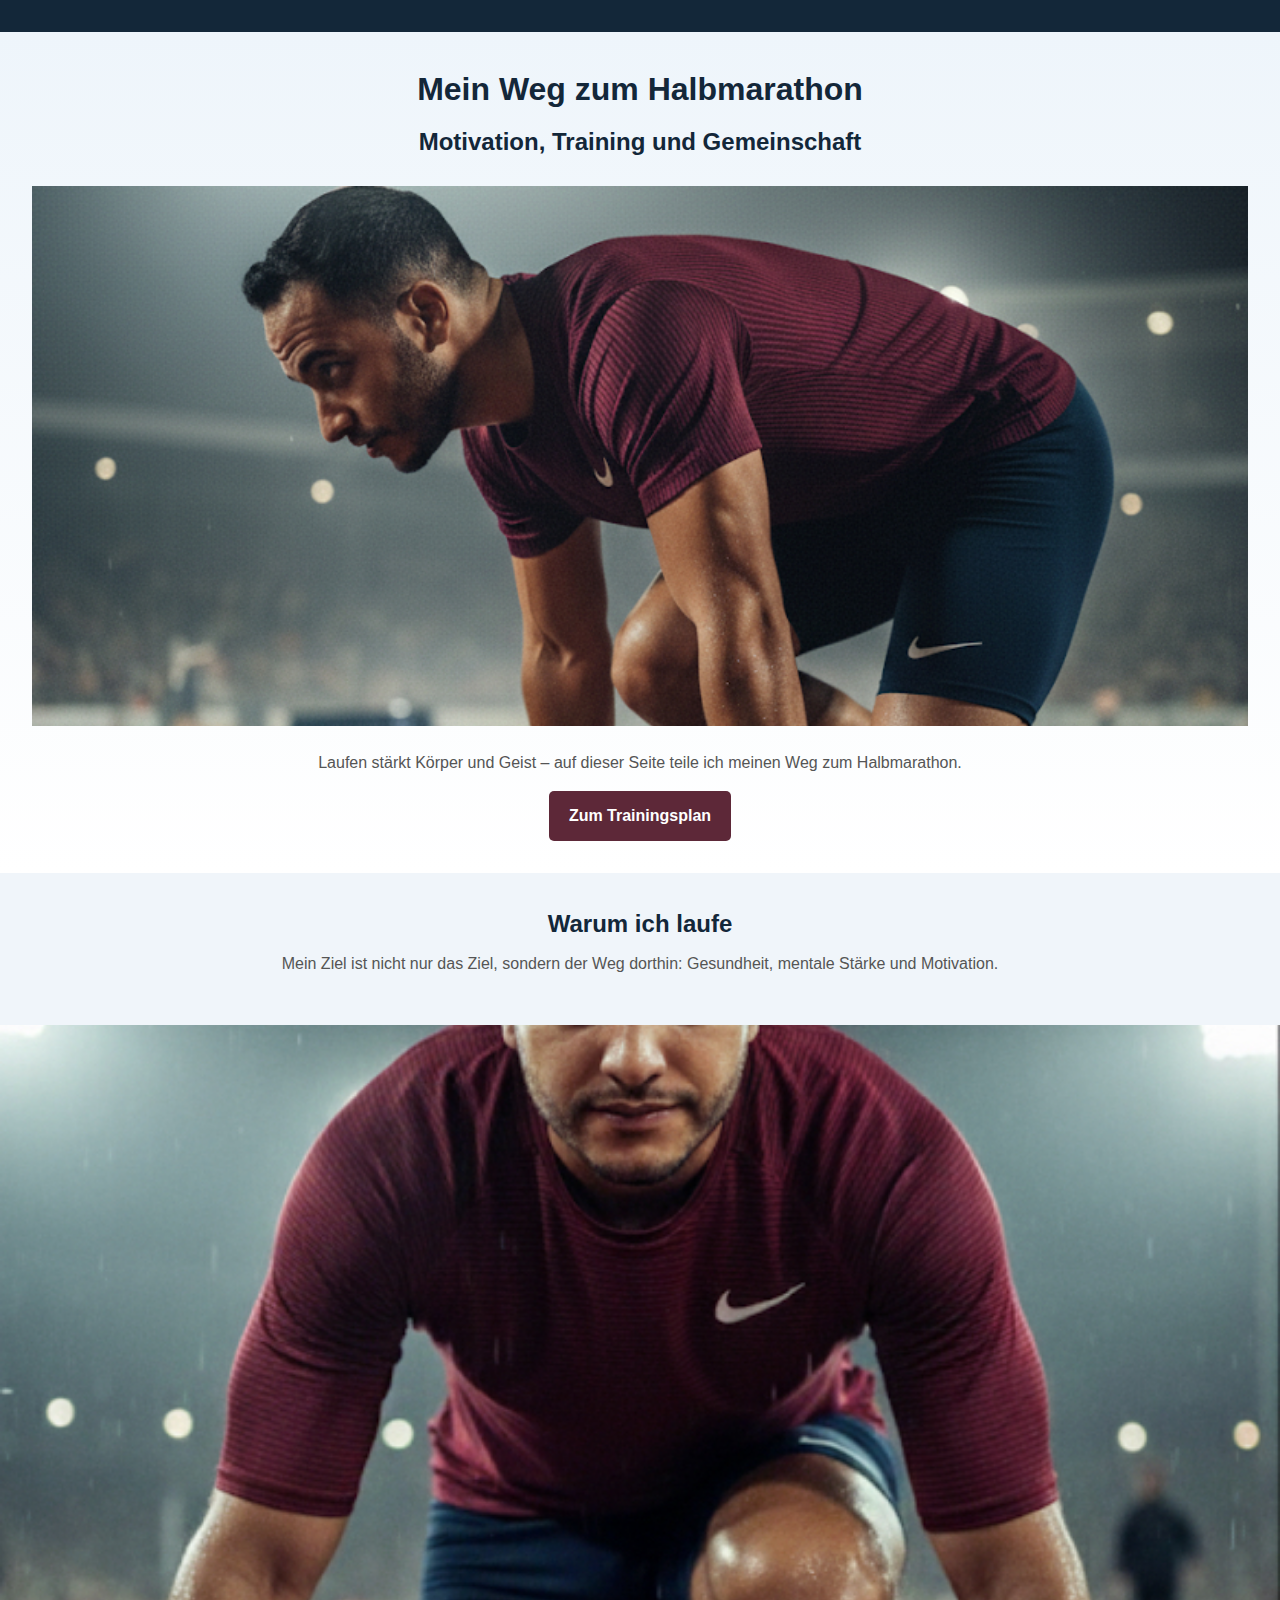
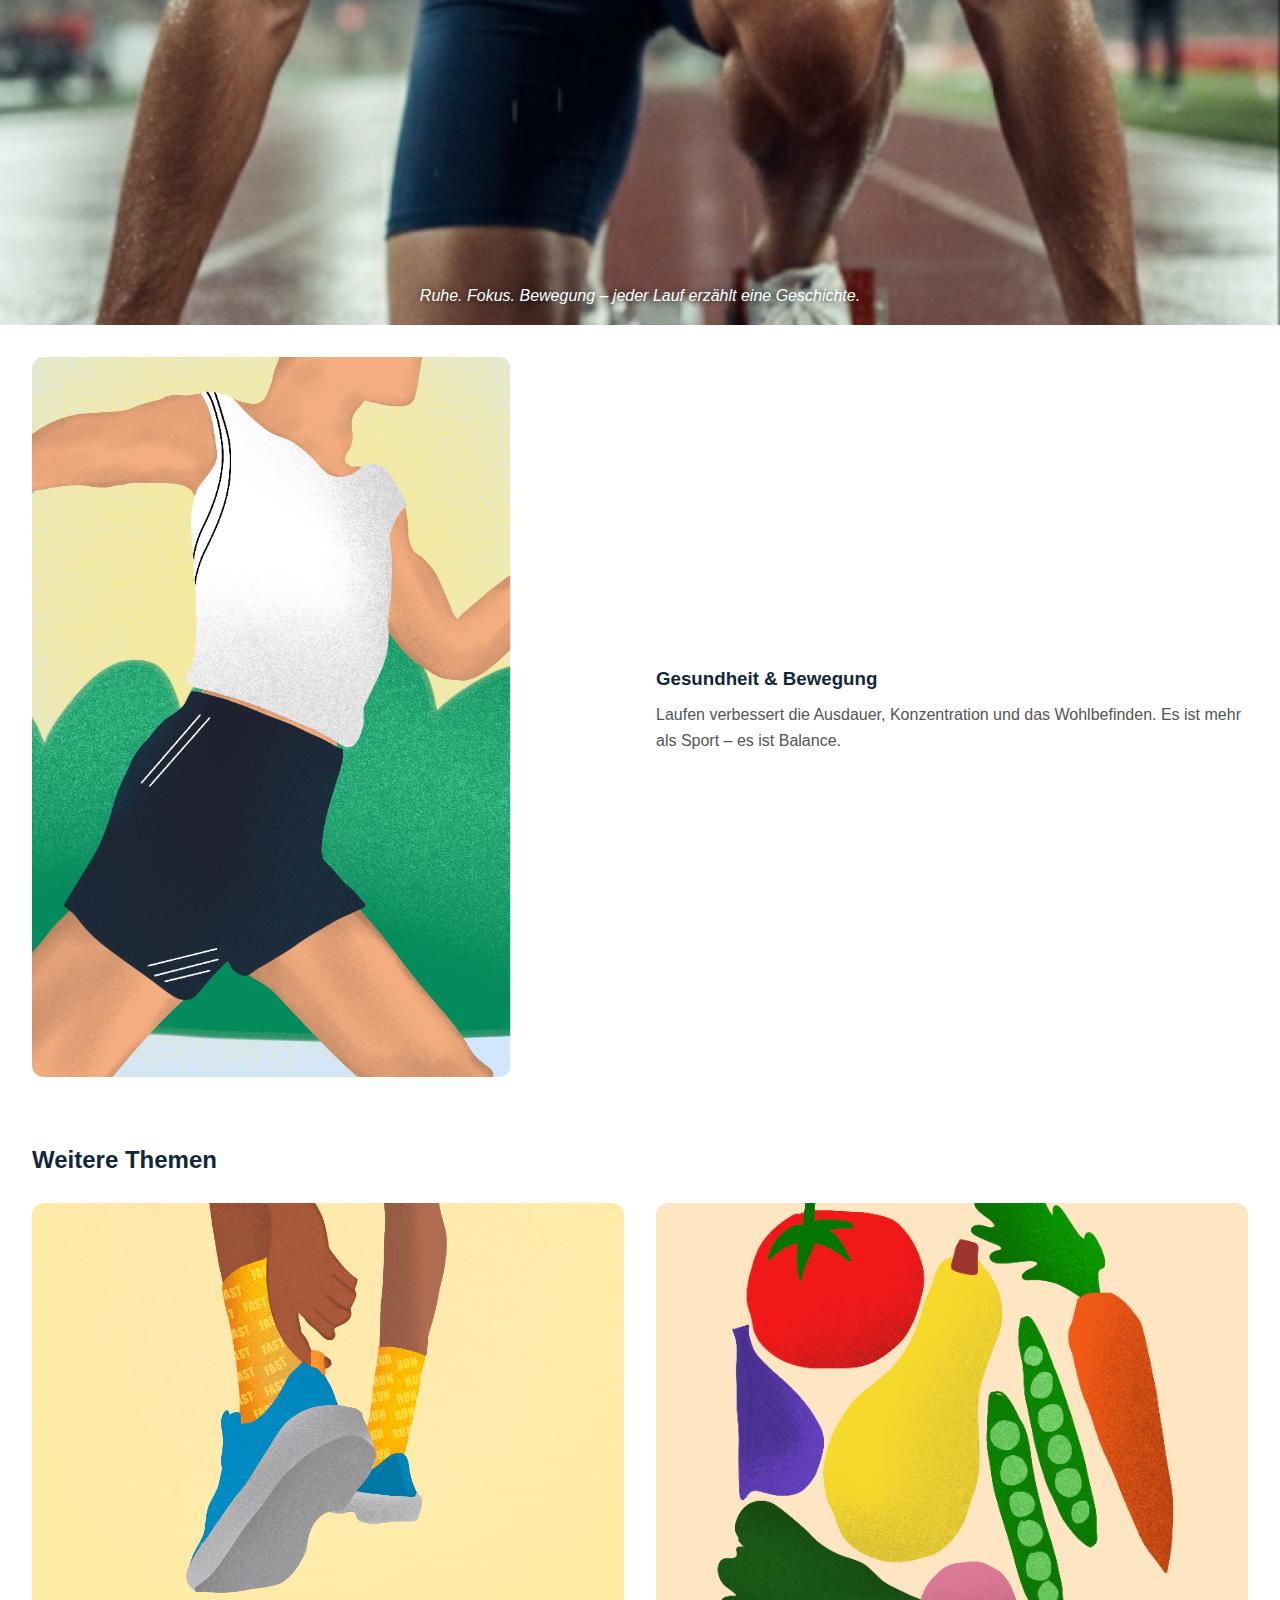
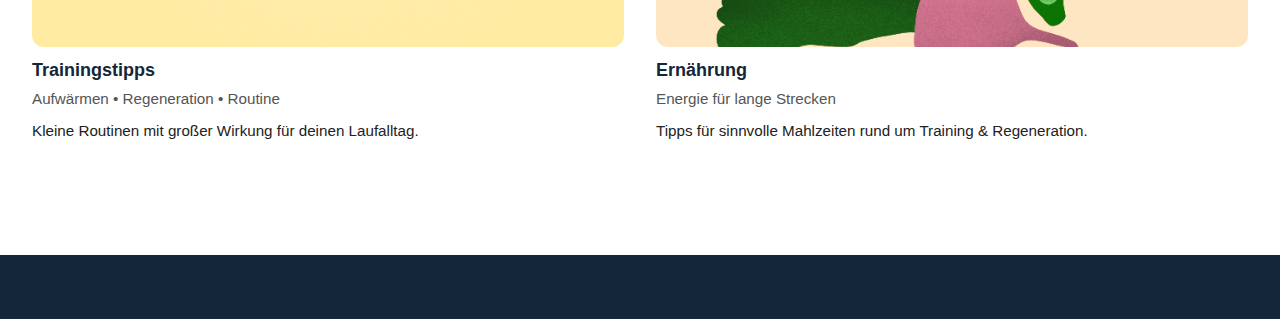
<file: index.html>
<!DOCTYPE html>
<html lang="en">
<head>
    <meta charset="UTF-8">
    <meta name="viewport" content="width=device-width, initial-scale=1.0">
    <script src="https://code.jquery.com/jquery-3.7.1.js" integrity="sha256-eKhayi8LEQwp4NKxN+CfCh+3qOVUtJn3QNZ0TciWLP4=" crossorigin="anonymous"></script>
    <title>Meine Webseite</title>
<script src="js/loader.js" defer></script>
    <link rel="stylesheet" href="css/style.css">
</head>
<body>
<header>
</header>
<main>
  <!-- Hero -->
  <section class="hero">
    <h1>Mein Weg zum Halbmarathon</h1>
    <h2>Motivation, Training und Gemeinschaft</h2>
    <img src="img/hero.jpeg" alt="Läufer auf einem Sportplatz im Regen" />
    <p>Laufen stärkt Körper und Geist – auf dieser Seite teile ich meinen Weg zum Halbmarathon.</p>
    <a href="training.html" class="cta">Zum Trainingsplan</a>
  </section>
    <section class="intro">
    <h2>Warum ich laufe</h2>
    <p>Mein Ziel ist nicht nur das Ziel, sondern der Weg dorthin: Gesundheit, mentale Stärke und Motivation.</p>
  </section>
  <!-- Visual Image Section -->
 <section class="visual-break" aria-label="Stimmungsbild Läufer">
  <figcaption>Ruhe. Fokus. Bewegung – jeder Lauf erzählt eine Geschichte.</figcaption>
</section>
    <section class="content-two-col">
    <article>
      <img src="img/balance2.png" alt="Läufer bindet seine Schuhe" />
    </article>
    <article>
      <h3>Gesundheit & Bewegung</h3>
      <p>Laufen verbessert die Ausdauer, Konzentration und das Wohlbefinden. Es ist mehr als Sport – es ist Balance.</p>
    </article>
  </section>
<section class="card-section">
  <h2>Weitere Themen</h2>

  <div class="card-grid">
    <article class="card">
      <div class="card__media">
        <img src="img/runner.png" alt="Laufschuhe und Trinkflasche">
      </div>
      <div class="card__content">
        <h3 class="card__title">Trainingstipps</h3>
        <p class="card__subline">Aufwärmen • Regeneration • Routine</p>
        <p class="card__body">Kleine Routinen mit großer Wirkung für deinen Laufalltag.</p>
      </div>
    </article>

    <article class="card">
      <div class="card__media">
        <img src="img/nutrition.png" alt="Gesunde Mahlzeit nach dem Lauf">
      </div>
      <div class="card__content">
        <h3 class="card__title">Ernährung</h3>
        <p class="card__subline">Energie für lange Strecken</p>
        <p class="card__body">Tipps für sinnvolle Mahlzeiten rund um Training & Regeneration.</p>
      </div>
    </article>
  </div>
</section>

</main>
    <footer>
    </footer>
  </body>
</html>
</file>
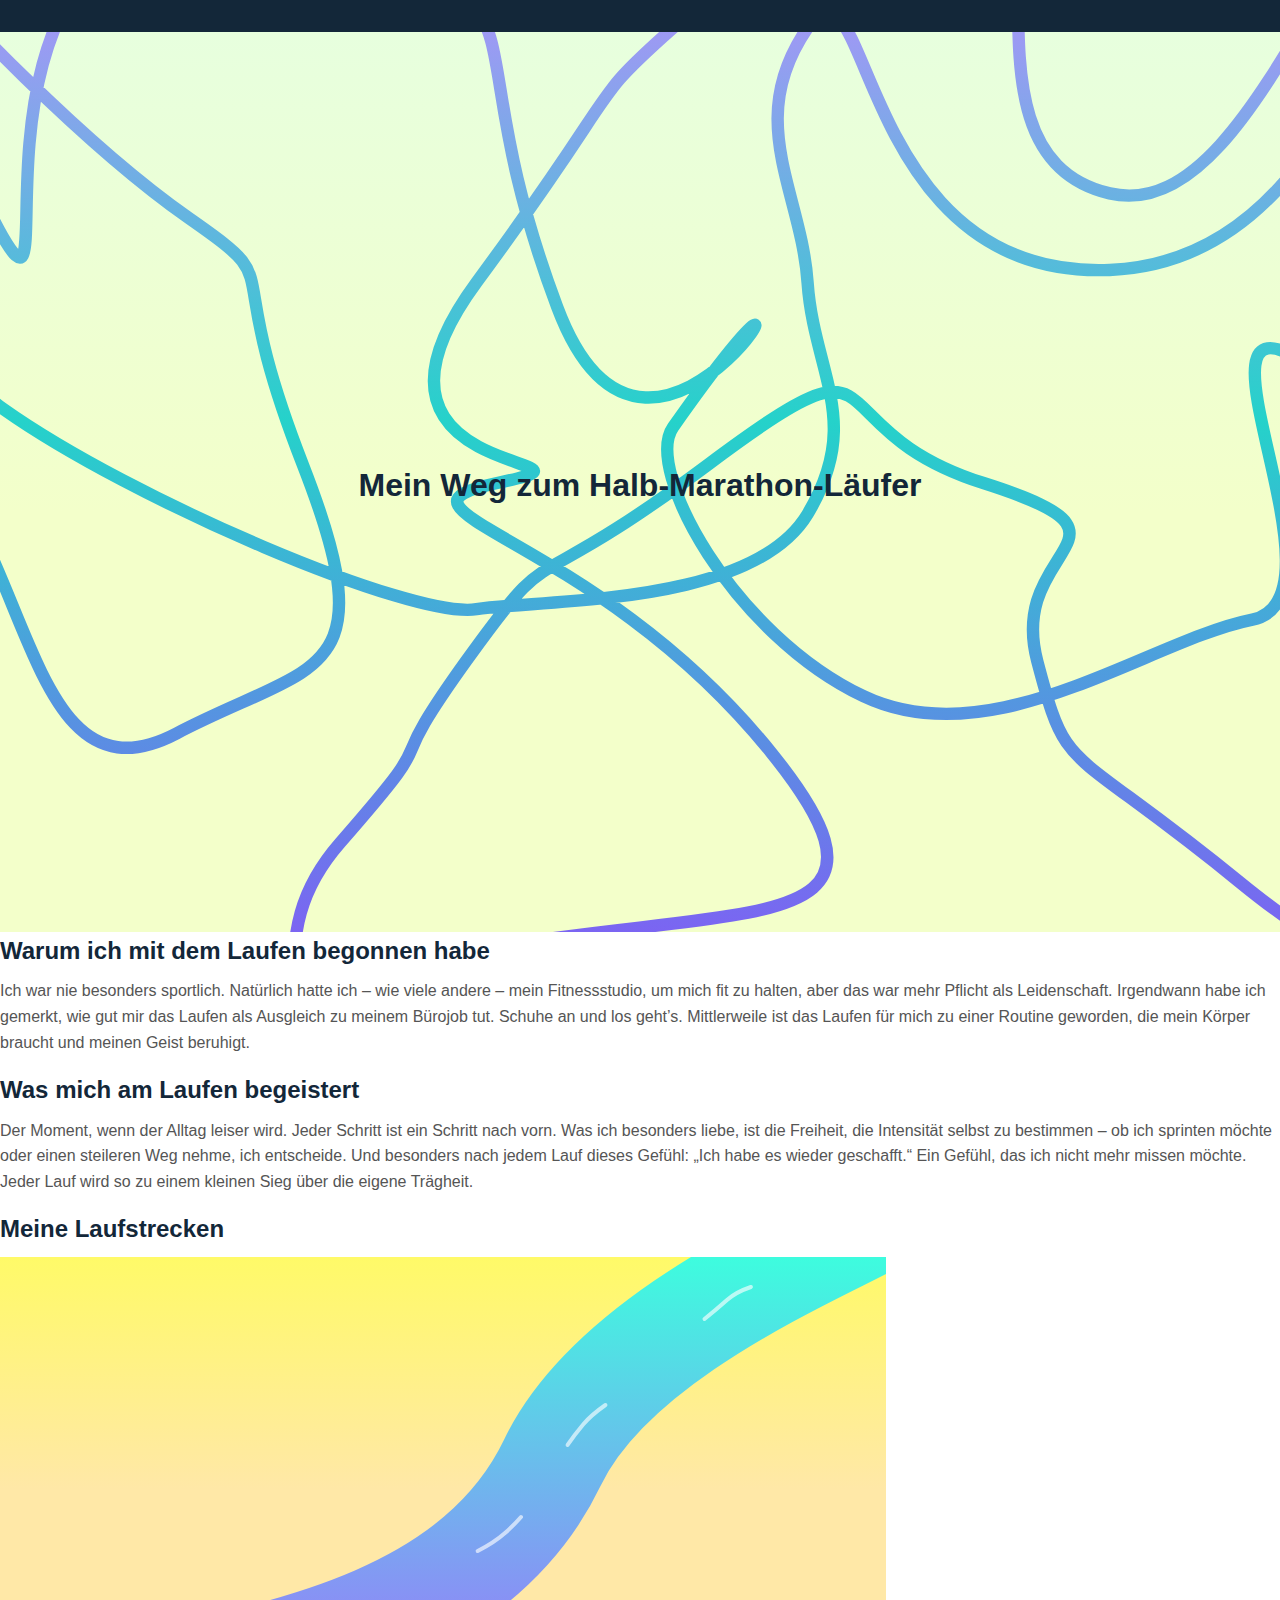
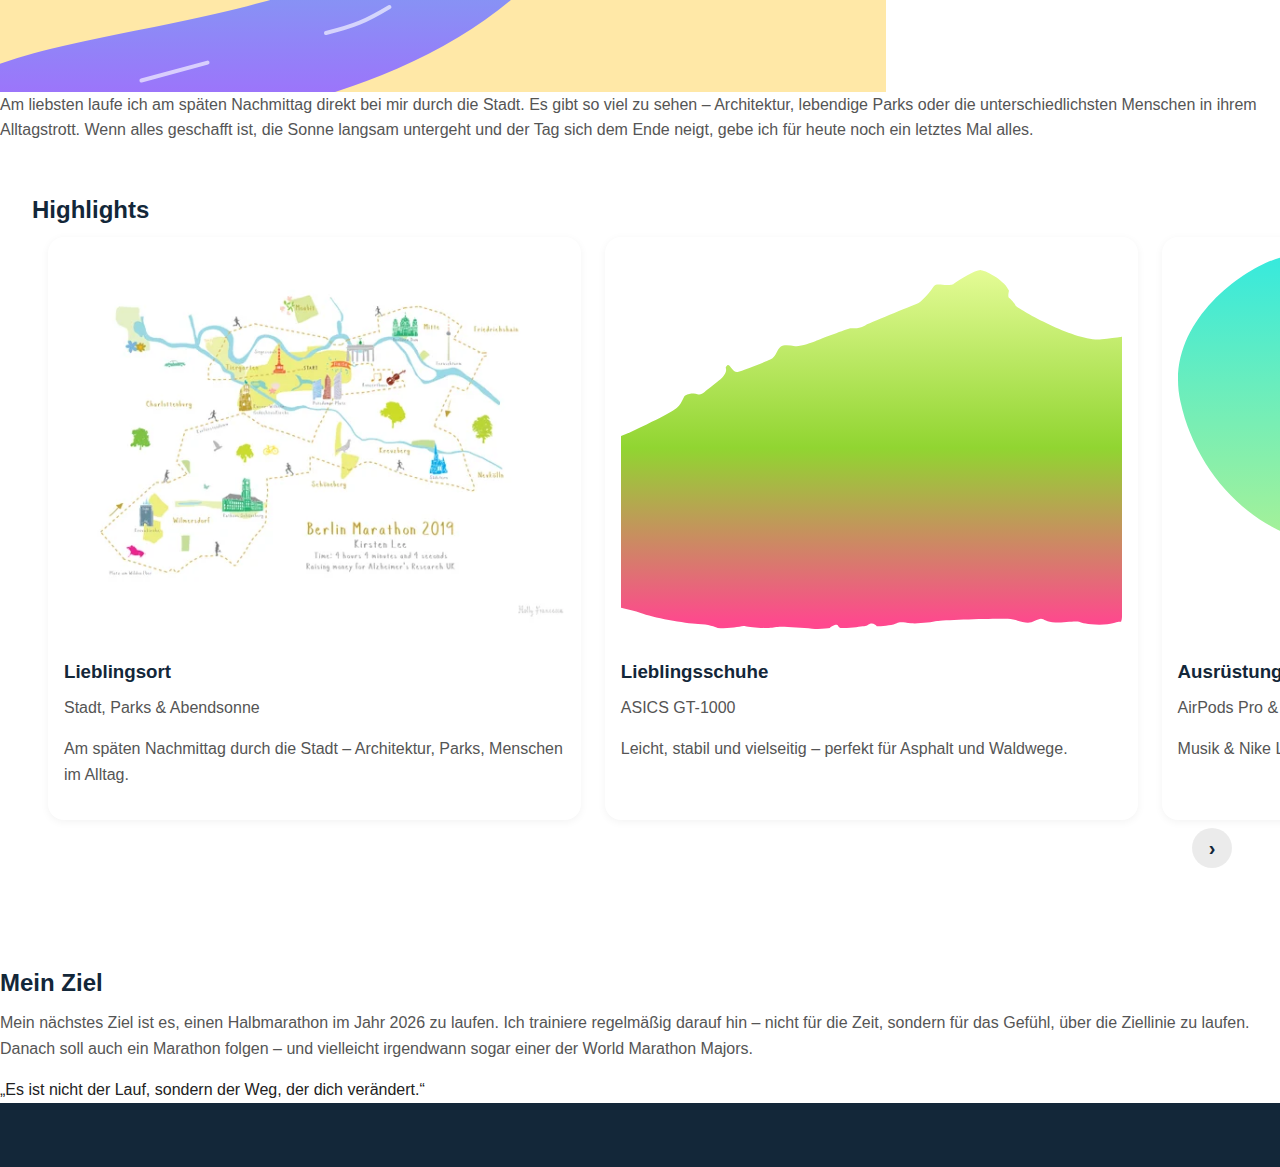
<file: about.html>
<!DOCTYPE html>
<html lang="de">
  <head>
    <meta charset="UTF-8" />
    <meta name="viewport" content="width=device-width, initial-scale=1.0" />
        <script src="https://code.jquery.com/jquery-3.7.1.js" integrity="sha256-eKhayi8LEQwp4NKxN+CfCh+3qOVUtJn3QNZ0TciWLP4=" crossorigin="anonymous"></script>

    <title>Mein Weg zum Halbmarathon</title>
    <link rel="stylesheet" href="css/style.css" />
    <link rel="stylesheet" href="css/cards-slider.css">

    <script src="js/loader.js" defer></script>
  </head>

  <body>

    <header>
    </header>
<main>
  <!-- Hero -->
  <section class="about-hero">
    <h1>Mein Weg zum Halb-Marathon-Läufer</h1>  
  </section>

  <!-- Hauptinhalt -->
<section class="motivation">
  <h2>Warum ich mit dem Laufen begonnen habe</h2>
  <p>Ich war nie besonders sportlich. Natürlich hatte ich – wie viele andere – mein Fitnessstudio, um mich fit zu halten, aber das war mehr Pflicht als Leidenschaft. Irgendwann habe ich gemerkt, wie gut mir das Laufen als Ausgleich zu meinem Bürojob tut. 
  Schuhe an und los geht’s. Mittlerweile ist das Laufen für mich zu einer Routine geworden, die mein Körper braucht und meinen Geist beruhigt.</p>
</section>

<section class="begeisterung">
  <h2>Was mich am Laufen begeistert</h2>
  <p>Der Moment, wenn der Alltag leiser wird. Jeder Schritt ist ein Schritt nach vorn. Was ich besonders liebe, ist die Freiheit, die Intensität selbst zu bestimmen – ob ich sprinten möchte oder einen steileren Weg nehme, ich entscheide. 
  Und besonders nach jedem Lauf dieses Gefühl: „Ich habe es wieder geschafft.“ Ein Gefühl, das ich nicht mehr missen möchte. Jeder Lauf wird so zu einem kleinen Sieg über die eigene Trägheit.</p>
</section>

<section class="favorite-spot">
  <h2>Meine Laufstrecken</h2>
  <img src="img/strecke.svg" alt="Laufstrecke durch die Berliner Innenstadt" />
  <p>Am liebsten laufe ich am späten Nachmittag direkt bei mir durch die Stadt.
  Es gibt so viel zu sehen – Architektur, lebendige Parks oder die unterschiedlichsten Menschen in ihrem Alltagstrott.
  Wenn alles geschafft ist, die Sonne langsam untergeht und der Tag sich dem Ende neigt, gebe ich für heute noch ein letztes Mal alles.</p>
</section>

<section class="slider-section">
  <h2>Highlights</h2>

  <div class="slider slider--radio">
    <!-- State -->
    <input type="radio" name="slide" id="r1" checked hidden>
    <input type="radio" name="slide" id="r2" hidden>
    <input type="radio" name="slide" id="r3" hidden>

    <!-- Viewport/Bahn -->
    <div class="slider__viewport">
      <article class="slider-card">
        <div class="slider-card__media">
          <img src="img/karte.jpg.webp" alt="Laufstrecke durch die Berliner Innenstadt">
        </div>
        <div class="slider-card__content">
          <h3 class="slider-card__title">Lieblingsort</h3>
          <p class="slider-card__subline">Stadt, Parks & Abendsonne</p>
          <p class="slider-card__body">Am späten Nachmittag durch die Stadt – Architektur, Parks, Menschen im Alltag.</p>
        </div>
      </article>

      <article class="slider-card">
        <div class="slider-card__media">
          <img src="img/shoe.svg" alt="Meine Lieblingslaufschuhe">
        </div>
        <div class="slider-card__content">
          <h3 class="slider-card__title">Lieblingsschuhe</h3>
          <p class="slider-card__subline">ASICS GT-1000</p>
          <p class="slider-card__body">Leicht, stabil und vielseitig – perfekt für Asphalt und Waldwege.</p>
        </div>
      </article>

      <article class="slider-card">
        <div class="slider-card__media">
          <img src="img/airpods.svg" alt="Kopfhörer fürs Laufen">
        </div>
        <div class="slider-card__content">
          <h3 class="slider-card__title">Ausrüstung</h3>
          <p class="slider-card__subline">AirPods Pro & Armband</p>
          <p class="slider-card__body">Musik & Nike Lean Armband – frei und konzentriert laufen.</p>
        </div>
      </article>
    </div>

    <!-- EIN Pfeil-UI unten rechts, dynamisch per :checked -->
    <div class="slider-nav">
      <div class="nav nav--1">
        <label class="next" for="r2" aria-label="Nächste Karte">›</label>
      </div>
      <div class="nav nav--2">
        <label class="prev" for="r1" aria-label="Vorherige Karte">‹</label>
        <label class="next" for="r3" aria-label="Nächste Karte">›</label>
      </div>
      <div class="nav nav--3">
        <label class="prev" for="r2" aria-label="Vorherige Karte">‹</label>
      </div>
    </div>
  </div>
</section>




<section class="goals">
  <h2>Mein Ziel</h2>
  <p>Mein nächstes Ziel ist es, einen Halbmarathon im Jahr 2026 zu laufen. Ich trainiere regelmäßig darauf hin – nicht für die Zeit, 
  sondern für das Gefühl, über die Ziellinie zu laufen. Danach soll auch ein Marathon folgen – 
  und vielleicht irgendwann sogar einer der World Marathon Majors.</p>
</section>

  <section class="motto">
    <blockquote>„Es ist nicht der Lauf, sondern der Weg, der dich verändert.“</blockquote>
  </section>

</main>
    <footer>
    </footer>
  </body>
</html>
</file>
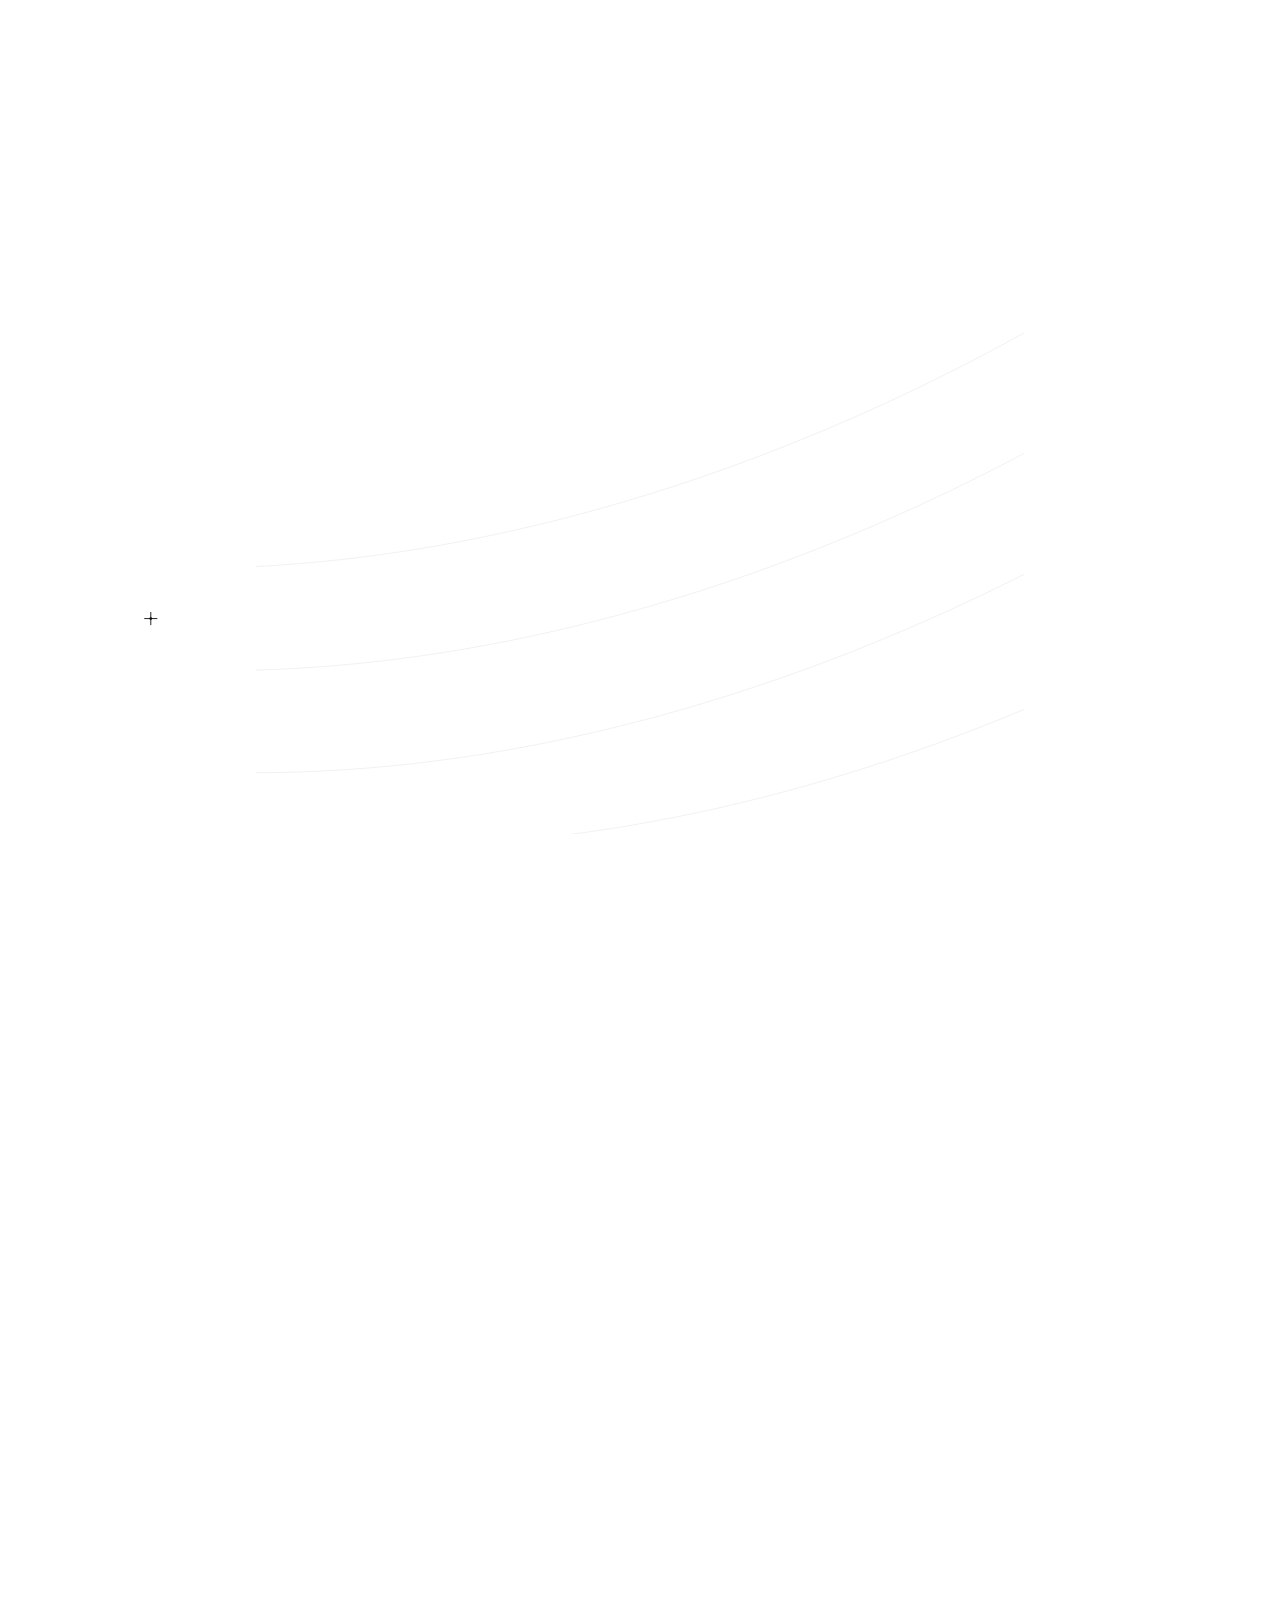
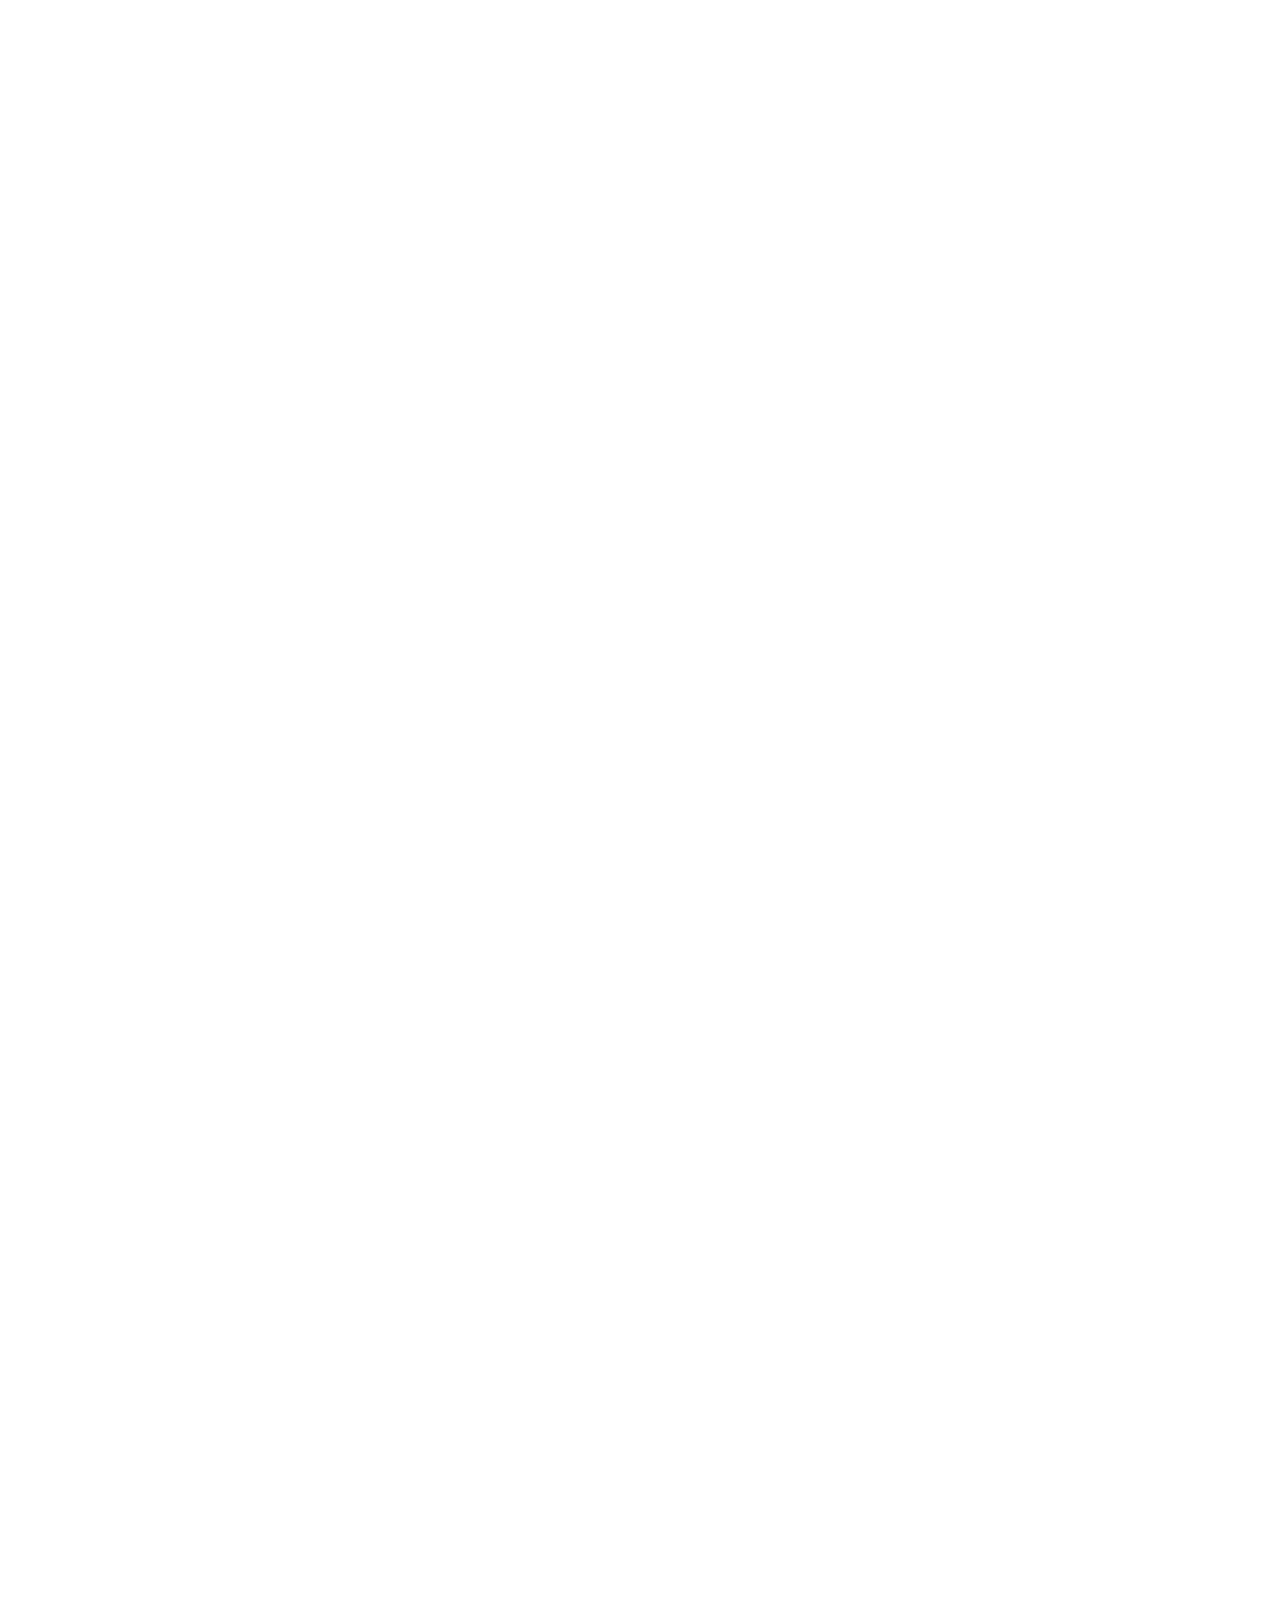
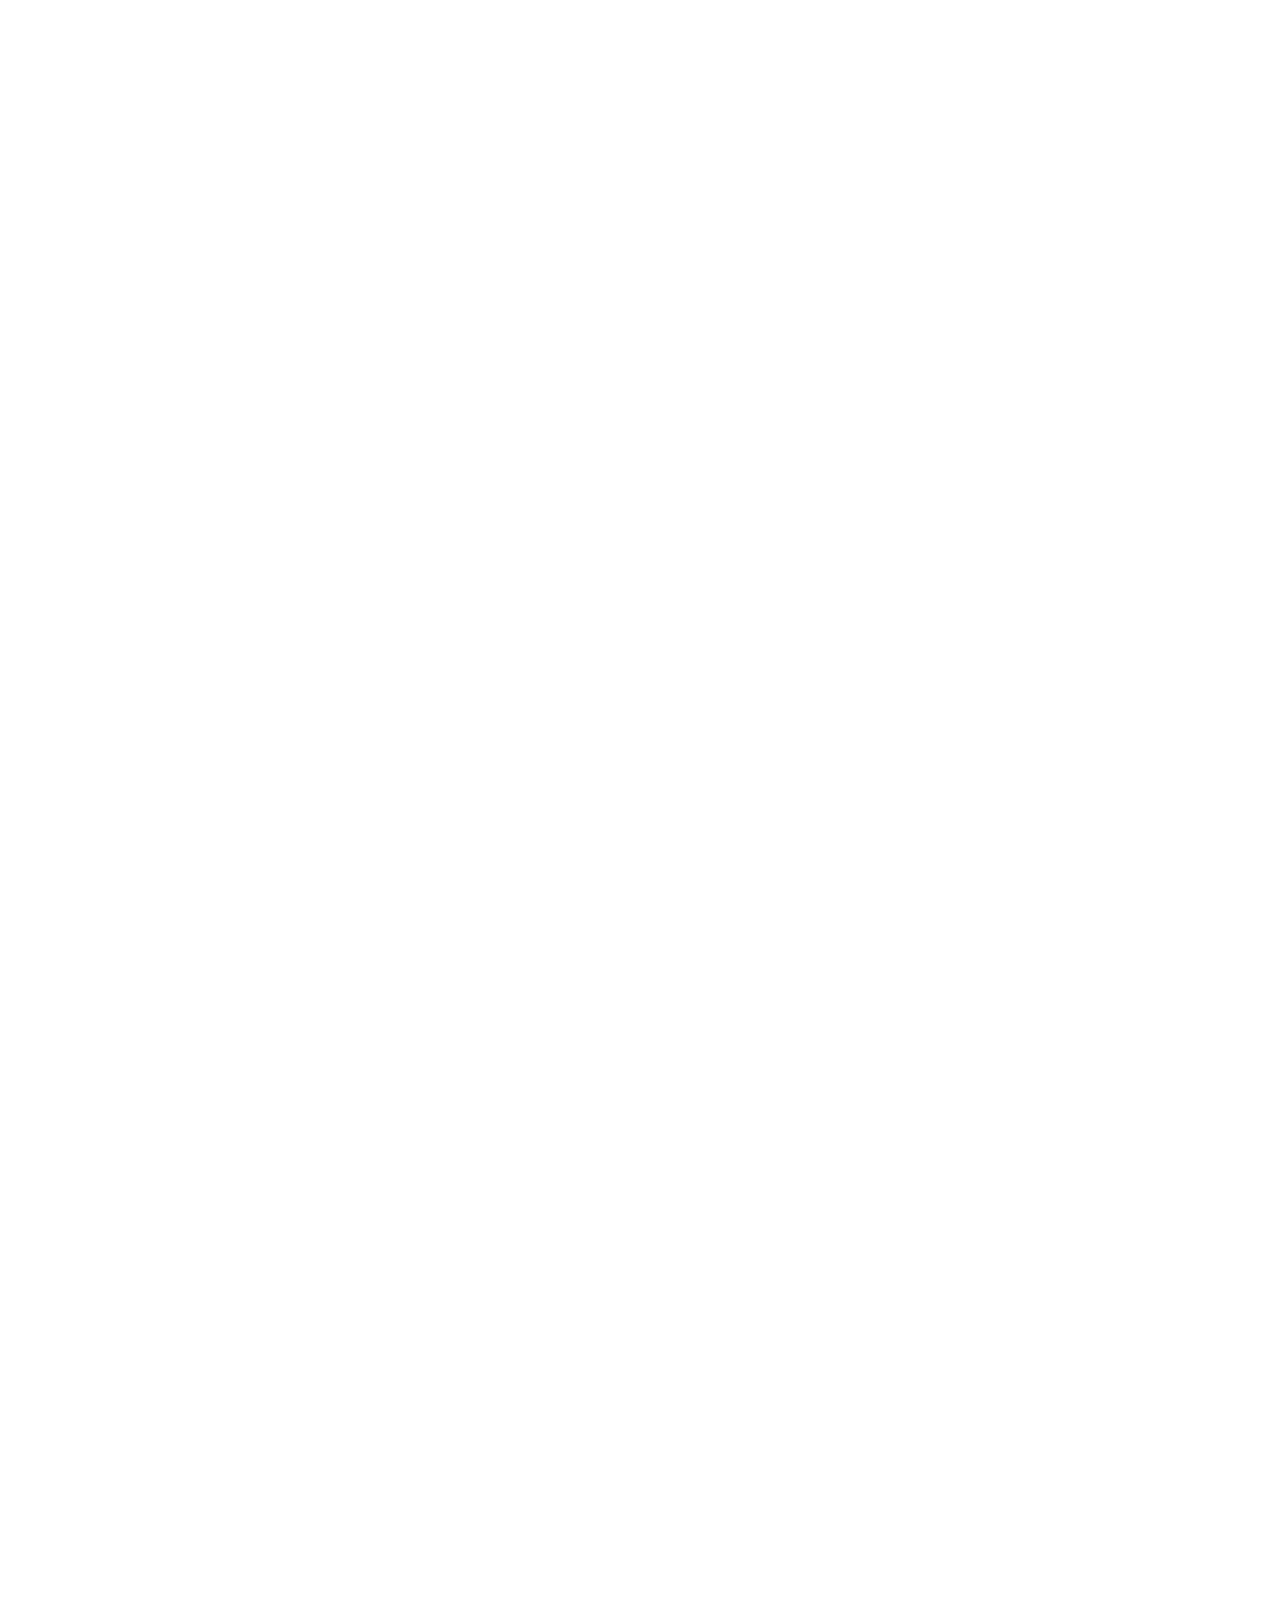
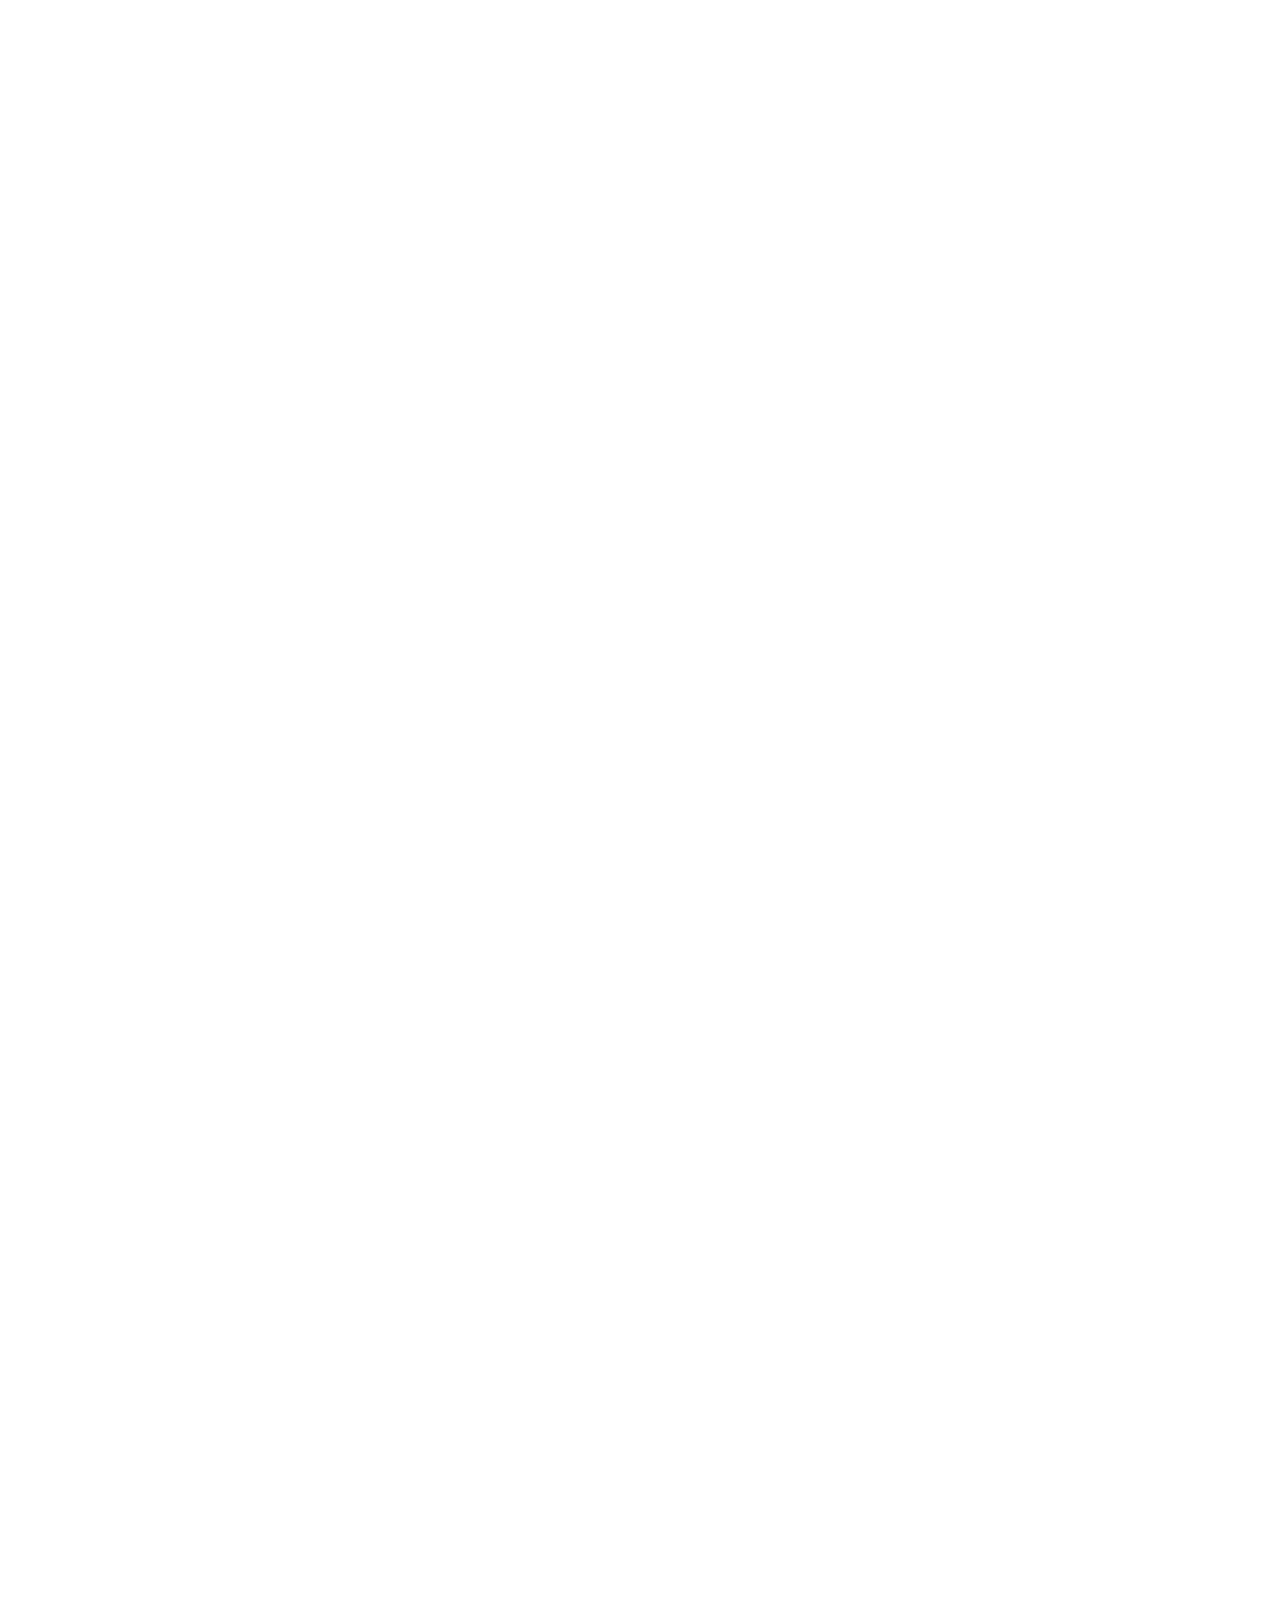
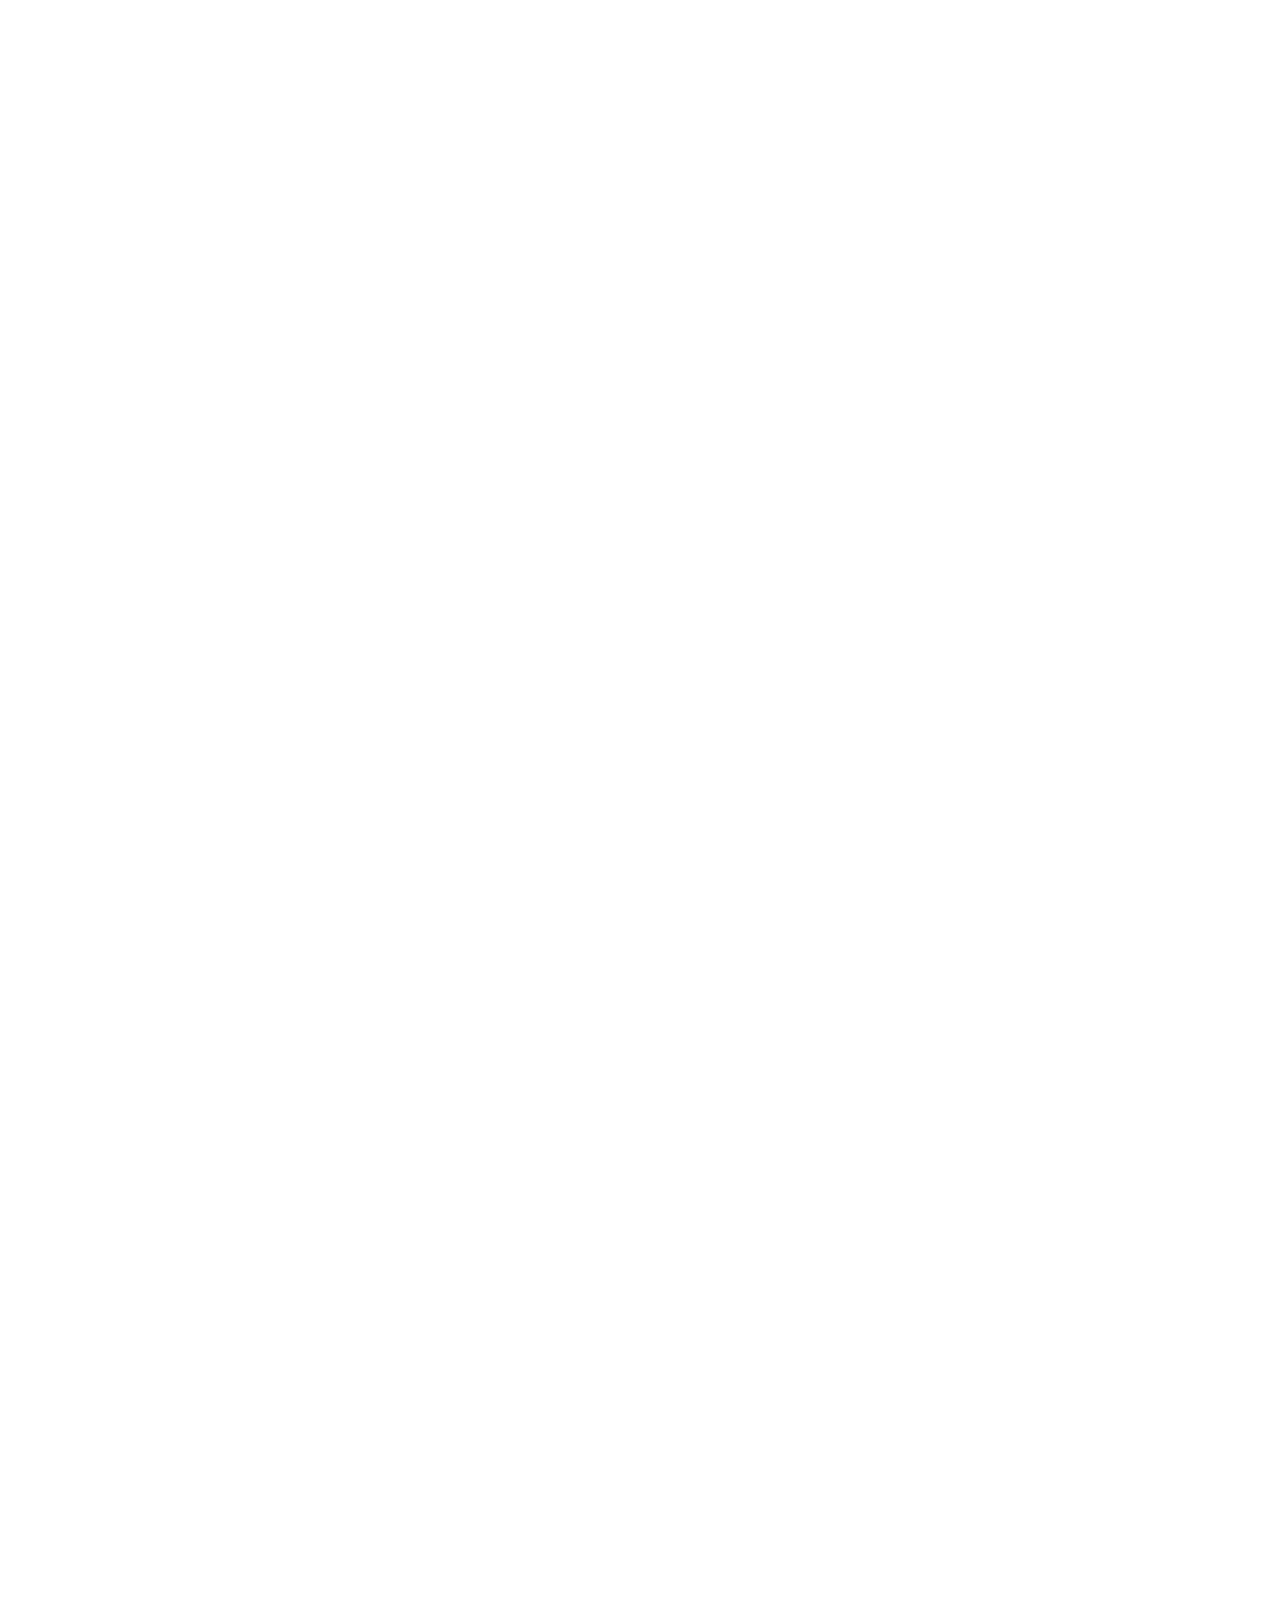
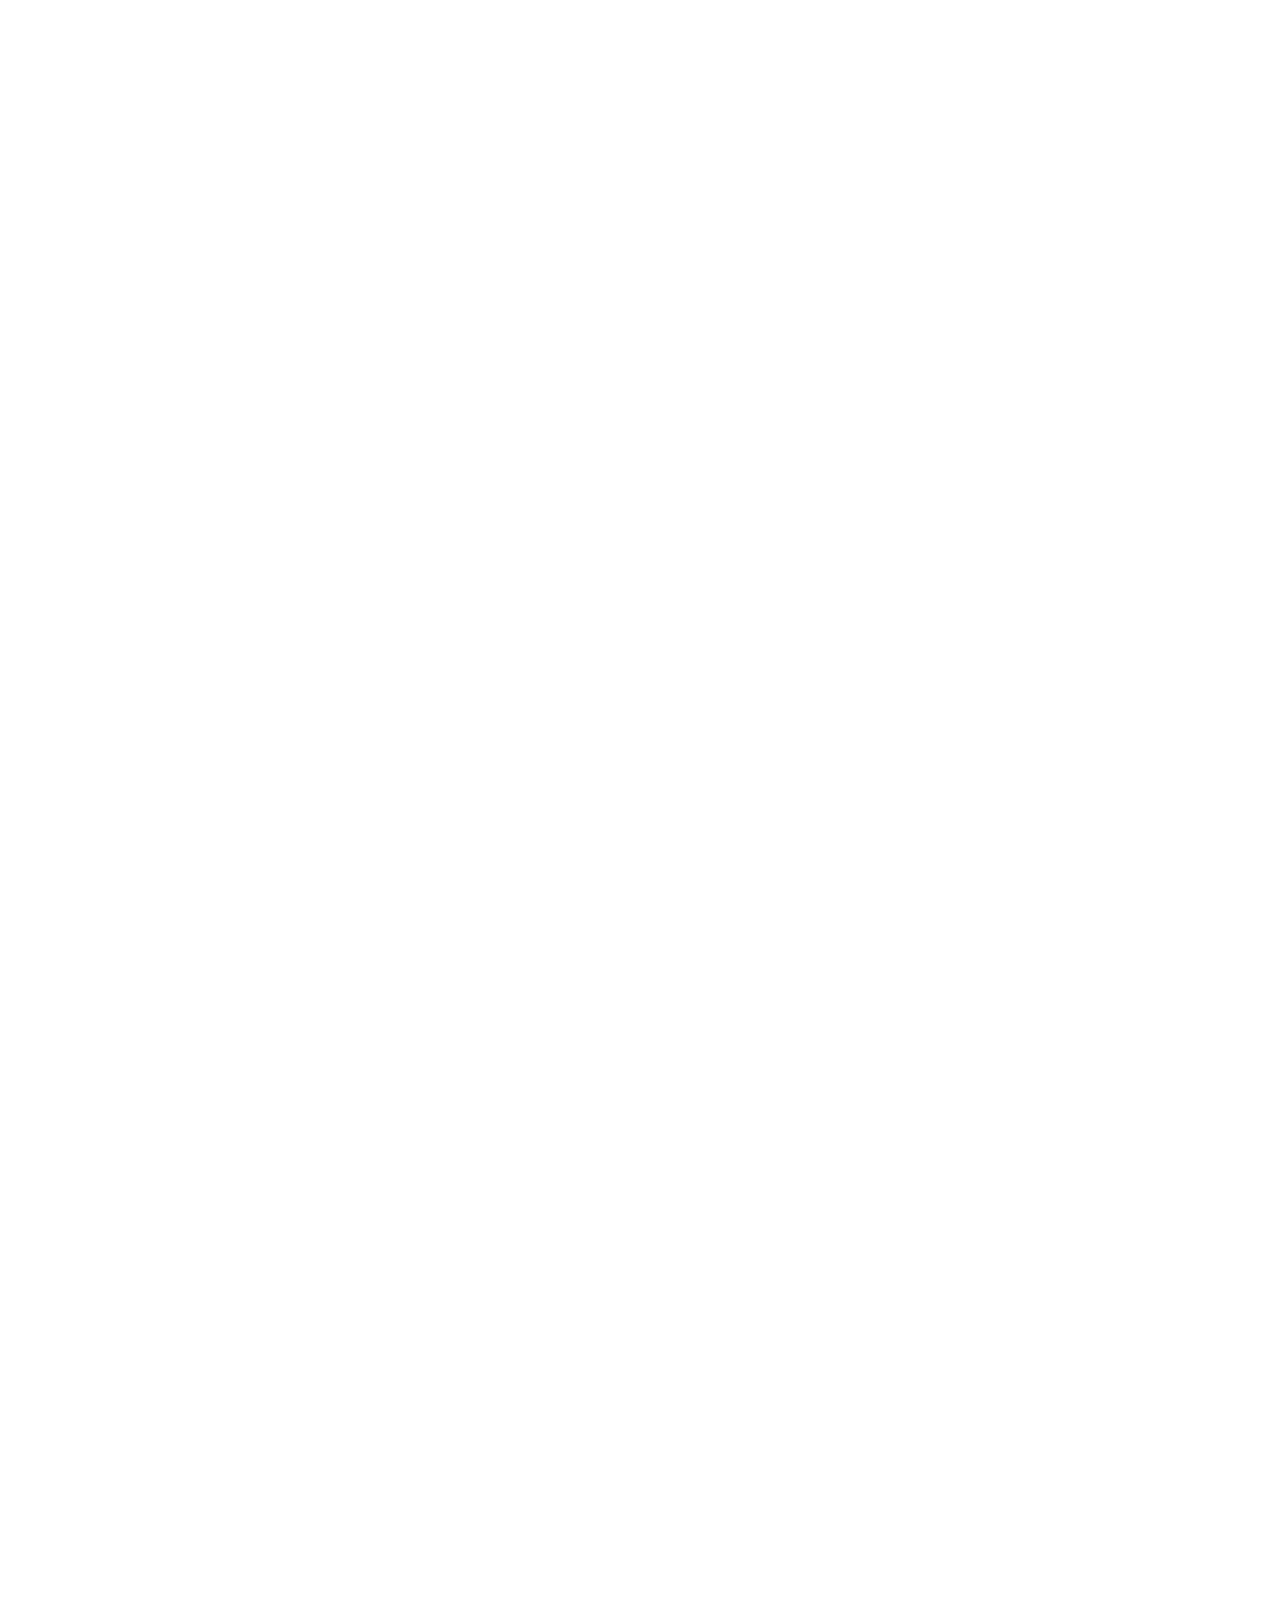
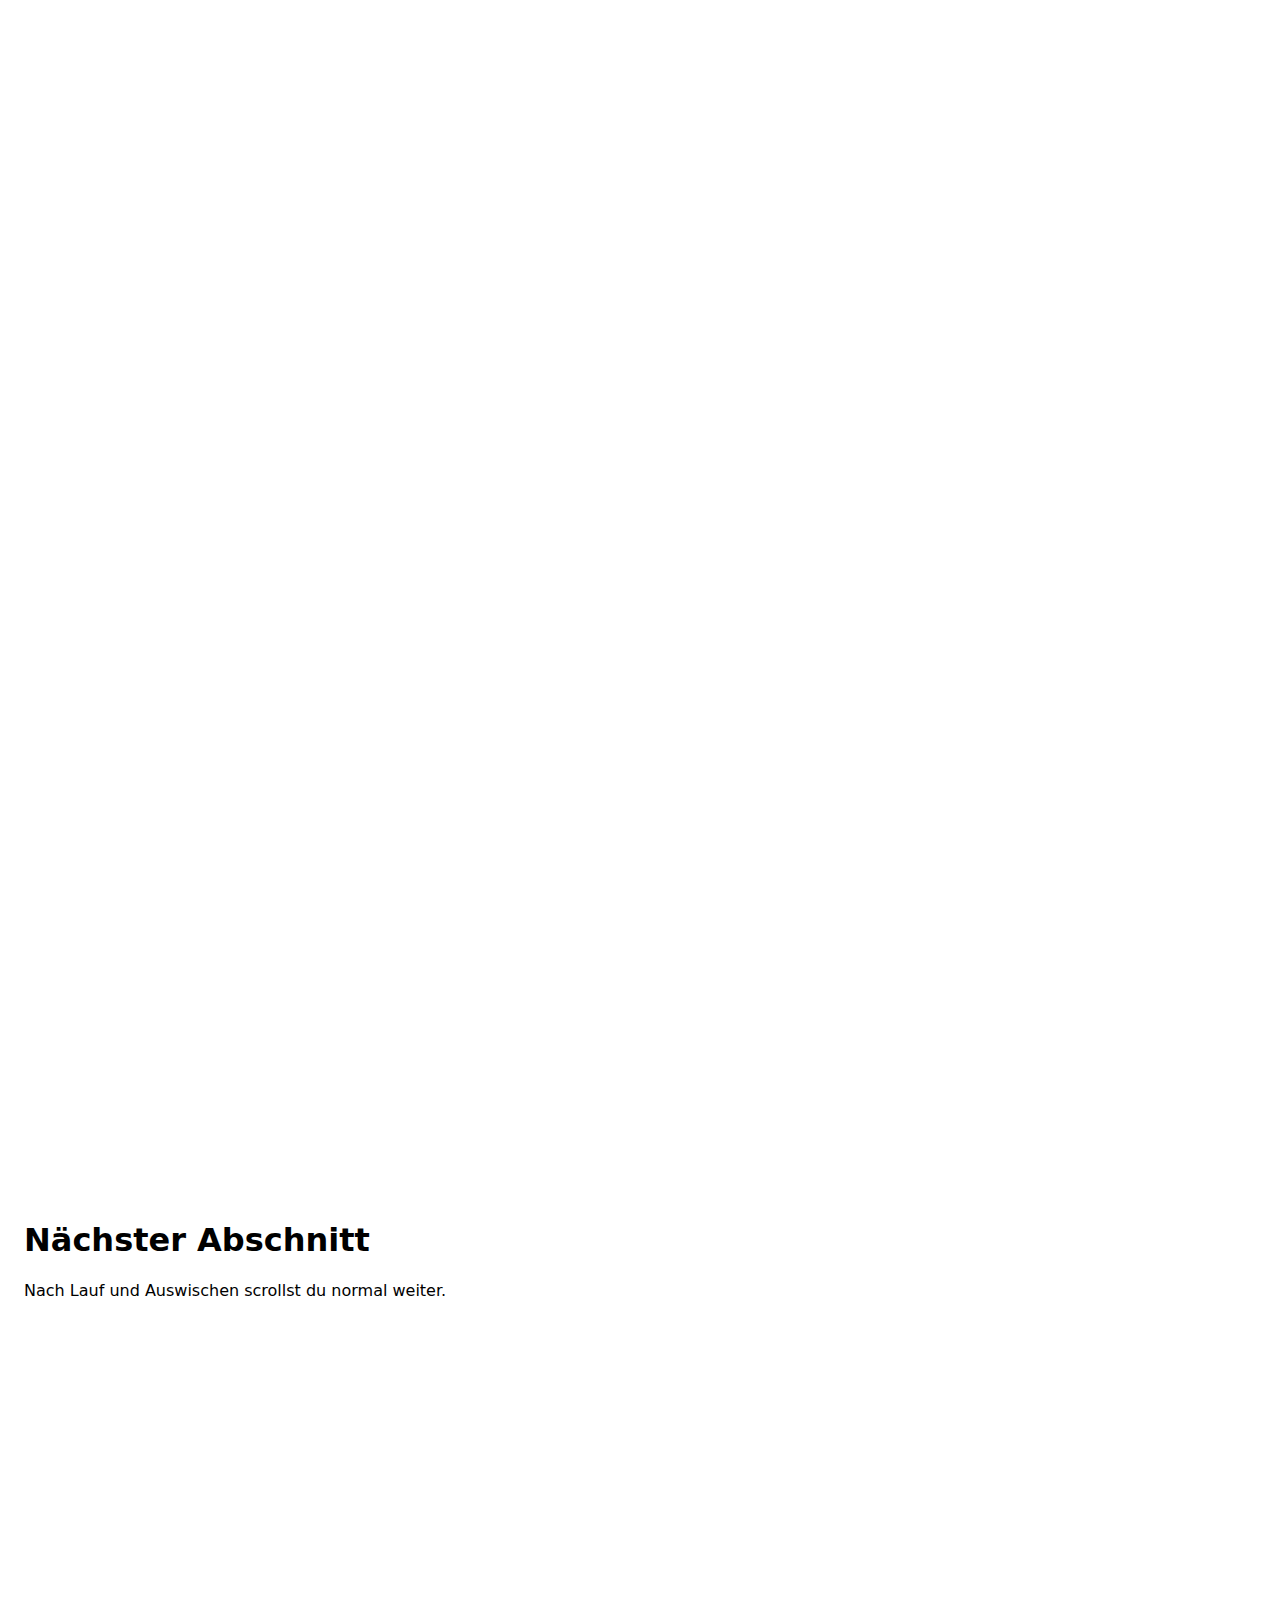
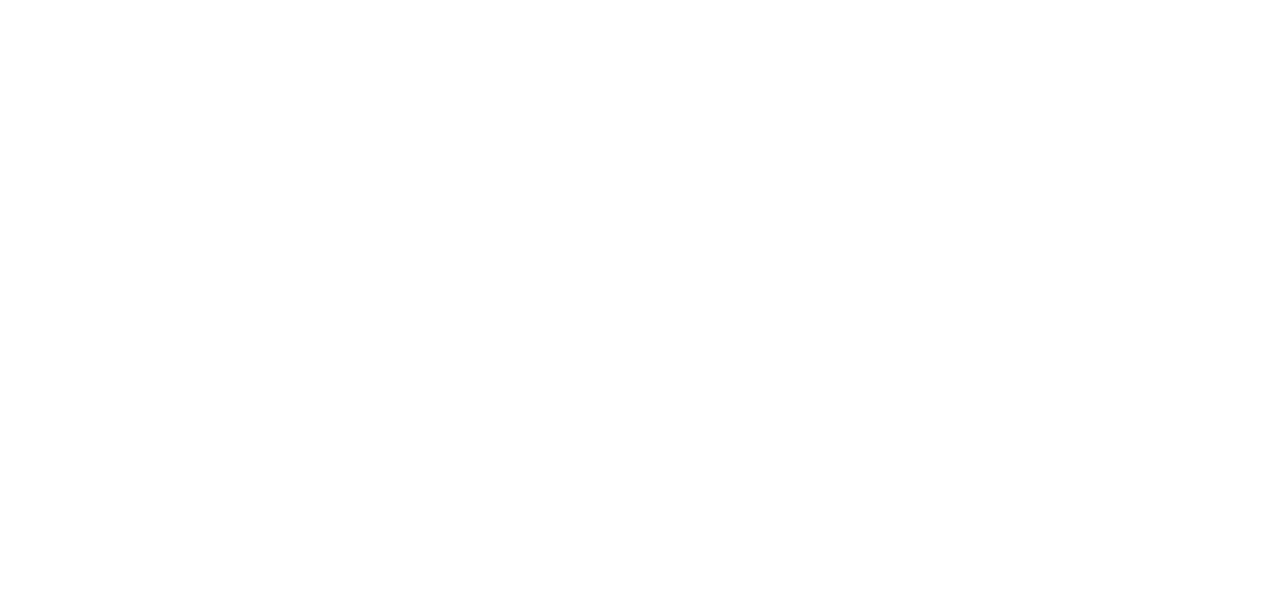
<file: test2.html>
<!doctype html>
<html lang="de">
<head>
<meta charset="utf-8" />
<meta name="viewport" content="width=device-width,initial-scale=1" />
<title>Track – Intro/Run/Outro</title>
<style>
  html,body{margin:0;padding:0} body{overflow-x:hidden;font-family:system-ui,sans-serif}

  :root{
    --run-h: 100vh;     /* Scrollweg bis Ziel  */
    --outro-h: 1000vh;   /* Scrollweg fürs Auswischen */
    --lane-color:#8f8f8f;  /* sichtbarer als sehr hellgrau */
    --lane-width:0.2;      /* deine gewünschte Dicke */
  }

  #runner-section{width:100%}
  header.hero{position:sticky;top:0;height:100vh;overflow:hidden;background:#fff}
  .hero-spacer{height:var(--run-h)}
  .hero-outro{height:var(--outro-h)}
  .content{min-height:110vh;padding:0rem 1.5rem}

  .overlay{position:absolute;inset:0;width:100%;height:100%;display:block}

  /* Linien */
  .lane{
    fill:none; stroke:var(--lane-color); stroke-width:var(--lane-width);
    stroke-linecap:round; vector-effect:non-scaling-stroke;
  }

  /* Fadenkreuz */
  #runner{ pointer-events:none; vector-effect:non-scaling-stroke; transform-box:fill-box; transform-origin:center; }
  #runner line{ stroke:#111; stroke-width:0.6; stroke-linecap:round }
  #runner circle{ fill:#111 }
</style>
</head>
<body>

<section id="runner-section">
  <header class="hero" id="hero">
    <!-- ViewBox so, dass alles bequem reinpasst -->
    <svg class="overlay" viewBox="0 0 500 500" preserveAspectRatio="xMidYMid slice">
      <defs>
        <!-- Maske für Intro & Outro -->
        <mask id="wipeMask" maskUnits="userSpaceOnUse">
          <rect id="wipeRect" x="-0" y="0" width="0" height="1900" fill="#a0a0a0"/>
        </mask>
      </defs>

      <!-- SCENE: kleiner Bleed -> Linien laufen über den Rand hinaus -->
      <!-- (beide, Pfade + Runner, werden identisch skaliert/verschoben) -->
      <g id="scene" transform="translate(100,100) scale(0.6)">
        <!-- alles in Maske, damit wir ein-/ausblenden können -->
        <g id="track-group" mask="url(#wipeMask)">
          <!-- DEINE PFADE -->
          <path id="lane1" class="lane" d="M651.5 72.5C544 162.333 247.3 338.9 -79.5 326.5"/>
          <path id="lane2" class="lane" d="M673.5 139C566 228.833 269.3 405.4 -57.5 393"/>
          <path id="lane3" class="lane" d="M697 205.5C589.5 295.333 292.8 471.9 -34 459.5"/>
          <path id="lane4" class="lane" d="M783.5 253.5C676 343.333 379.3 519.9 52.5 507.5"/>
        </g>

        <!-- Runner: Fadenkreuz (um 0/0 zentriert) -->
        <g id="runner" opacity="1">
          <line x1="-4" y1="0" x2="4" y2="0"></line>
          <line x1="0" y1="-4" x2="0" y2="4"></line>
          <circle cx="0" cy="0" r="0.9"></circle>
        </g>
      </g>
    </svg>
  </header>

  <div class="hero-spacer" aria-hidden="true"></div>
  <div class="hero-outro" aria-hidden="true"></div>
</section>

<section class="content">
  <h1>Nächster Abschnitt</h1>
  <p>Nach Lauf und Auswischen scrollst du normal weiter.</p>
</section>

<script>
(() => {
  const section = document.getElementById('runner-section');
  const hero    = document.getElementById('hero');
  const svg     = hero.querySelector('svg.overlay');

  const scene   = svg.querySelector('#scene');
  const lane1   = svg.querySelector('#lane1');
  const lane2   = svg.querySelector('#lane2');
  const runner  = svg.querySelector('#runner');
  const wipeRect= svg.querySelector('#wipeRect');

  // Helper oben ins Script (einmal):
const clamp = (v,min=0,max=1)=>Math.max(min,Math.min(max,v));
const easeOutCubic = t => 1 - Math.pow(1 - t, 3); // langsamer am Anfang

// Stellschrauben:
const FADE_START = 0.01; // ab 45% der Outro-Phase erst mit dem Ausfaden beginnen
const FADE_END   = 0.012; // bis Ende der Outro-Phase komplett ausgefadet


  // ViewBox lesen (x y w h)
  const [vbX, vbY, vbW, vbH] = svg.getAttribute('viewBox').split(/\s+/).map(parseFloat);

  // Längen der Leitpfade
  let L1=0, L2=0;
  function initLengths(){ L1 = lane1.getTotalLength(); L2 = lane2.getTotalLength(); }

  // Punkt + Tangente
  function ptTan(path, len, d=1){
    const p1 = path.getPointAtLength(len);
    const p2 = path.getPointAtLength(Math.min(path.getTotalLength(), len+d));
    return {x:p1.x, y:p1.y, tx:p2.x-p1.x, ty:p2.y-p1.y};
  }

  // Fortschritt
  function getProgresses(){
    const start = section.offsetTop;
    const total = section.offsetHeight - window.innerHeight;
    const y     = Math.min(Math.max(window.pageYOffset - start, 0), Math.max(total,0));

    const runH   = parseFloat(getComputedStyle(document.documentElement).getPropertyValue('--run-h'));
    const outroH = parseFloat(getComputedStyle(document.documentElement).getPropertyValue('--outro-h'));

    const runT = Math.max(0, Math.min(1, y / runH));
    const extra = Math.max(0, y - runH);
    const outT  = Math.max(0, Math.min(1, extra / outroH));

    return { runT, outT };
  }

  // Links→Rechts erzwingen
  function normalizeLeftToRight(t){
    const sx = (lane1.getPointAtLength(0).x + lane2.getPointAtLength(0).x)/2;
    const ex = (lane1.getPointAtLength(L1).x + lane2.getPointAtLength(L2).x)/2;
    return (sx > ex) ? (1 - t) : t;
  }

  // Intro: Maske von links nach rechts aufziehen
  function introReveal(){
    wipeRect.setAttribute('x', vbX);      // ganz links
    wipeRect.setAttribute('y', vbY);
    wipeRect.setAttribute('width', 0);    // 0 → wächst auf volle Breite
    wipeRect.setAttribute('height', vbH);

    wipeRect.style.transition = 'width 1.1s ease-out';
    requestAnimationFrame(()=>{ wipeRect.setAttribute('width', vbW); });
    wipeRect.addEventListener('transitionend', () => { wipeRect.style.transition=''; }, {once:true});
  }

  // Runner-Glättung + leichtes Offscreen-Weiterlaufen
  // --- bleibt gleich ---
let targetRunT = 0, currentRunT = 0;
const SMOOTH = 0.50;

// Hilfsfunktion: Mittelpunkte am Bahnende (t=1)
function endMidpoint(){
  const aEnd = ptTan(lane1, L1);
  const bEnd = ptTan(lane2, L2);
  return { x: (aEnd.x + bEnd.x)/2, y: (aEnd.y + bEnd.y)/2, tx: aEnd.tx + bEnd.tx, ty: aEnd.ty + bEnd.ty };
}

// Ersetze deinen onScroll():
function onScroll(){
  const { runT, outT } = getProgresses();
  targetRunT = runT;

  // 1) Wipe nach rechts mit Easing (langsamer am Anfang)
  const e = easeOutCubic(outT);
  const visibleW = vbW * (1 - e);
  const newX     = vbX + vbW * e;
  wipeRect.setAttribute('x', newX);
  wipeRect.setAttribute('width', Math.max(0, visibleW));

  // 2) Runner langsamer & später ausfaden
  const fRaw   = (outT - FADE_START) / (FADE_END - FADE_START);
  const f      = clamp(fRaw);          // 0..1
  const fEase  = easeOutCubic(f);      // weich
  runner.setAttribute('opacity', String(1 - fEase));

  // für animate()
  runner.dataset.outT = outT;
}

function animate(){
  currentRunT += (targetRunT - currentRunT) * SMOOTH;

  const outT = parseFloat(runner.dataset.outT || '0');

  let x, y, angle;

  if (outT <= 0.0001) {
    // RUN-PHASE: normal zwischen lane1 & lane2
    const t = normalizeLeftToRight(currentRunT);
    const a = ptTan(lane1, t * L1);
    const b = ptTan(lane2, t * L2);
    x = (a.x + b.x)/2;
    y = (a.y + b.y)/2;
    angle = Math.atan2(a.ty + b.ty, a.tx + b.tx) * 180/Math.PI;
  } else {
    // OUTRO-PHASE: am Bahnende bleiben und zusätzlich nach rechts raus schieben
    const end = endMidpoint();

    // Schub nach rechts relativ zur ViewBox-Breite (0 → 25% vbW)
    const pushRight = vbW * 0.00 * outT;

    x = end.x + pushRight;
    y = end.y;

    // Ausrichtung: Tangente am Ende beibehalten
    angle = Math.atan2(end.ty, end.tx) * 180/Math.PI;
  }

  runner.setAttribute('transform', `translate(${x}, ${y}) rotate(${angle})`);
  requestAnimationFrame(animate);
}

  // Init
  initLengths();
  introReveal();
  window.addEventListener('resize', ()=>{ initLengths(); onScroll(); });
  window.addEventListener('scroll', onScroll, { passive:true });
  onScroll();
  requestAnimationFrame(animate);
})();
</script>

</body>
</html>
</file>
<file: css/style.css>
* {
  margin: 0;
  padding: 0;
  box-sizing: border-box;
}

html {
  scroll-behavior: smooth;
}

body {
  font-family: "Segoe UI", Arial, sans-serif;
  line-height: 1.6;
  color: #222;
  background-color: #fff;
}

:root {
  --primary-color: #132739;      /* Blau: Hauptfarbe */
  --secondary-color: #F0F5FA;    /* Hellgrau: Hintergrund */
  --accent-color: #5D2838;       /* Orange: Akzent */
  --text-color: #222;
  --text-light: #555;
}

img, video {
  max-width: 100%;
  height: auto;
  display: block;
}


h1, h2, h3 {
  color: var(--primary-color);
  font-weight: 600;
  margin-bottom: 0.5rem;
}

p {
  color: var(--text-light);
  margin-bottom: 1rem;
}
/* HEADER mit FLEXBOX */
header {
  background-color: var(--primary-color);
  color: white;
  padding: 1rem 0;
}

header nav ul {
  display: flex;
  justify-content: center;
  align-items: center;
  gap: 1.5rem;
  list-style: none;
}

header nav a {
  color: white;
  text-decoration: none;
  font-weight: 500;
}

header nav a:hover,
header nav a:focus {
  text-decoration: underline;
}

/* HERO-BEREICH */
.hero {
  text-align: center;
   padding: 2rem;
  background: linear-gradient(to bottom, #eef5fb, #fff);
}

.hero img {
  display: block;              /* entfernt kleinen Inline-Abstand */
  width: 100%;                 /* Bild über gesamte Breite */
  height: auto;                /* Proportional skalieren */
  max-height: 60vh;            /* maximale Höhe: 40% der Viewport-Höhe */
  object-fit: cover;           /* Bild füllt den Bereich, ohne verzerrt zu wirken */
  margin: 1.5rem 0;            /* Abstand zum Text */
  object-position: 50% 35%;


}

.hero h1 {
  font-size: 2rem;
  margin-bottom: 0.5rem;
}

.hero p {
  max-width: 700px;
  margin: 0 auto 1rem auto;
}

.cta,
.button {
  display: inline-block;
  background-color: var(--accent-color);
  color: #fff;
  padding: 0.75rem 1.25rem;
  border-radius: 5px;
  text-decoration: none;
  font-weight: 600;
}

.cta:hover,
.button:hover {
  background-color: #e67e22;
}

.intro {
  padding: 2rem;
  background-color: var(--secondary-color);
  text-align: center;
}

.visual-break {
  width: 100%;                     /* statt 100vw */
  min-height: 100svh;              /* statt fixed height */
  background: url("/img/line.JPG") center/cover no-repeat;
  display: flex;
  align-items: flex-end;
  justify-content: center;
   padding: 2rem;
  padding-bottom: 1rem;
}

.visual-break figcaption {
  color: white;
  font-style: italic;
  text-shadow: 0 0 6px rgba(0,0,0,0.7);
}

.about-hero {
  width: 100%;                     /* statt 100vw */
  min-height: 100svh;              /* statt fixed height */
  background: url("/img/path.svg") center/cover no-repeat;
  display: flex;
  align-items: center;
  justify-content: center;
   padding: 2rem;
  padding-bottom: 1rem;
}

.content-two-col {
  display: grid;
  grid-template-columns: 1fr 1fr;
  gap: 2rem;
  padding: 2rem;
  align-items: left;
  justify-items: start;   /* sorgt dafür, dass alle Grid-Elemente linksbündig sind */

  
}

.content-two-col img {
  border-radius: 12px;       /* abgerundete Ecken */
  max-height: 80vh;          /* maximal 80% der Viewport-Höhe */
  width: auto;               /* Breite automatisch, um Seitenverhältnis zu erhalten */
  height: auto;              /* Höhe automatisch, um Seitenverhältnis zu erhalten */
  max-width: 100%;           /* Verhindert, dass das Bild über seine Spalte hinausragt */
  object-fit: contain;       /* Bild wird vollständig gezeigt, ohne Verzerrung */
  display: block;            /* entfernt mögliche Lücken unterhalb von Inline-Bildern */
  margin: 0 auto;            /* zentriert das Bild in seiner Spalte */
}

/* Grid */
.card-section {
  padding: 2rem;
  background: #fff;
  text-align: left;             /* Text linksbündig für Card-Content */
  margin-bottom: 4rem;
}

.card-grid {
  display: grid;
  grid-template-columns: repeat(2, 1fr);
  gap: 2rem;
  margin-top: 1.5rem;
}

/* Card-Container */
.card {
  background: transparent;
  border-radius: 16px;          /* runde Gesamtecken */
  padding: 0rem;                /* innerer Rand um Content */
  box-shadow: none;
  display: flex;
  flex-direction: column;
  gap: 0.75rem;
}

/* Bild oben – in eigener Hülle, damit nur das Bild runde Ecken hat */
.card__media {
  border-radius: 12px;          /* nur das Bild runden */
  overflow: hidden;             /* Bild darf nicht „überlaufen“ */
  /* gewünschtes Seitenverhältnis für konsistente Höhen */
  aspect-ratio: 4 / 3;          /* 16/10 oder 3/2 geht auch – Geschmackssache */
}

.card__media img {
  width: 100%;
  height: 100%;
  object-fit: cover;            /* füllt die Hülle, ohne zu verzerren */
  display: block;
}

/* Textbereich */
.card__content { display: grid; gap: 0.25rem; }

.card__title {
  color: var(--primary-color);
  font-size: 1.125rem;
  line-height: 1.3;
  margin: 0;
}

.card__subline {
  color: var(--text-light);
  font-size: 0.95rem;
  margin: 0;
}

.card__body {
  color: var(--text-color);
  font-size: 0.95rem;
  margin-top: 0.25rem;
}

/* Mobile: 1 Spalte */
@media (max-width: 768px) {
  .card-grid { grid-template-columns: 1fr; 

  .card__media {
    aspect-ratio: 16 / 9;         /* konsistente Höhe; 4/3 geht auch */
    border-radius: 10px;
    overflow: hidden;
  }

  .card__media img {
    width: 100%;
    height: 100%;
    object-fit: cover;            /* füllt den Ausschnitt, ohne zu verzerren */
    display: block;  }}
}






/* Community-Bereich */

form {
  display: flex;
  flex-direction: column;
  gap: 1rem;
  max-width: 500px;
  margin: 0 auto;
}

input, textarea {
  padding: 0.75rem;
  border: 1px solid #ccc;
  border-radius: 6px;
  font-family: inherit;
}

input:focus, textarea:focus {
  border-color: var(--primary-color);
  outline: none;
  box-shadow: 0 0 4px rgba(46, 134, 193, 0.5);
}


/* Test-Block für Über-Mich-Seite' */
section {
  height: auto;   justify-content: center;
  align-items: center;
  position: relative;
}

/* Nur gezielt verwenden, NICHT global */
.full-viewport {
  min-height: 100svh;   /* besser als 100vh auf Mobile */
  width: 100%;          /* statt 100vw -> kein Überlaufen */
  display: flex;
  justify-content: center;
  align-items: center;
  position: relative;
}


.section-bg {
  background: linear-gradient(135deg, #2e86c1 50%, #f4f4f4 50%);
}




/* Footer */

footer {
  background-color: var(--primary-color);
  color: white;
  padding: 1rem;
  text-align: center;
  display: flex;
  flex-direction: column;
  gap: 0.5rem;
  padding-top: 3rem;
}

footer a {
  color: #fff;
  text-decoration: none;
}

footer a:hover {
  text-decoration: underline;
}

/* ============ Header / Navigation ============ */
.site-header {
  position: sticky; top: 0; z-index: 1200;
  display: flex; align-items: center; justify-content: space-between;
  padding: 0 1rem;
  background-color: var(--primary-color);
  color: #fff;
}

.site-header .logo { color:#fff; text-decoration:none; font-weight:700; }

/* Desktop-Default: Burger verstecken, Nav normal sichtbar */
.hamburger { 
  -webkit-tap-highlight-color: transparent;
  border: 0; background: transparent; padding: 8px; cursor: pointer;
  flex-direction: column; gap: 4px; align-items: center; justify-content: center;
  display: none;                     /* <- nur mobil sichtbar */
}
.hamburger span {
  display:block; width:24px; height:2px; background:#fff;
  transition: transform .2s ease, opacity .2s ease;
}

/* Desktop-Nav (= sichtbar, nicht off-canvas) */
.site-header .nav {
  position: static;
  height: auto; width: auto;
  transform: none;
  background: transparent;
  color: #fff;
  box-shadow: none;
  padding: 0;
}
.site-header .nav ul {
  display: flex; gap: 1.5rem; list-style: none; margin: 0; padding: 0;
  flex-direction: row;
}
.site-header .nav a { color:#fff; text-decoration:none; font-weight:500; }
.site-header .nav a:hover, .site-header .nav a:focus { text-decoration: underline; }

/* Backdrop */
.backdrop { position: fixed; inset: 0; background: rgba(0,0,0,.4); display: none; z-index: 1100;}

/* ============ Mobile: Off-Canvas ============ */
@media (max-width: 768px) {
  .hamburger { display: inline-flex; }

  .site-header .nav {
    position: fixed; top: 0; right: 0; height: 100vh;
    width: 80vw; max-width: 320px;
    z-index: 1110;
    background: #fff; color: var(--text-color);
    transform: translateX(100%); transition: transform .3s ease;
    box-shadow: -12px 0 24px rgba(0,0,0,.15);
    padding: calc(64px + 12px) 20px 20px;
  }
  .site-header .nav ul { flex-direction: column; gap: 1rem; }
  .site-header .nav a { color: var(--primary-color); }

  body.menu-open .site-header .nav { transform: translateX(0); }
  body.menu-open .backdrop { display: block; }
  body.menu-open { overflow: hidden; }

  /* Icon zu "X" animieren */
  body.menu-open .hamburger span:nth-child(1) { transform: translateY(6px) rotate(45deg); }
  body.menu-open .hamburger span:nth-child(2) { opacity: 0; }
  body.menu-open .hamburger span:nth-child(3) { transform: translateY(-6px) rotate(-45deg); }
}
</file>
<file: css/cards-slider.css>
/* Wrapper & Einbettung */
.slider-section { padding: 2rem; background:#fff; margin-bottom:4rem; }
.slider--radio { position: relative; padding: 0 1rem; }

/* Viewport/Bahn: 3 Slides nebeneinander, per transform schieben */
.slider--radio .slider__viewport{
  display:flex;
  gap:1.5rem;
  width:100%;
  /* Jede Karte nimmt 90% Breite ein (Luft links/rechts) */
  scroll-behavior:smooth; /* für Barrierefreiheit bei Fokus/Labels */
  transition: transform .4s ease;
}

/* Slides (Cards) */
.slider--radio .slider-card{
  flex: 0 0 90%;
  background:#fff;
  border-radius:16px;
  padding:1rem;
  box-shadow:0 2px 8px rgba(0,0,0,.05);
  display:flex; flex-direction:column; gap:.75rem;
}
@media (min-width:1024px){
  .slider--radio .slider-card{ flex-basis:45%; } /* 2 sichtbar */
}
@media (max-width:768px){
  .slider--radio .slider-card{ flex-basis:85%; } /* mehr Rand auf Mobile */
}

/* Medien */
.slider-card__media{ aspect-ratio:4/3; border-radius:12px; overflow:hidden; margin-bottom:1rem; }
.slider-card__media img{ width:100%; height:100%; object-fit:cover; display:block; }

/* Pfeil-UI unten rechts */
.slider-nav{ margin-top:.5rem; display:flex; justify-content:flex-end; }
.slider-nav .nav{ display:none; gap:.5rem; }

.slider-nav .prev, .slider-nav .next{
  display:inline-grid; place-items:center;
  width:40px; height:40px; border-radius:999px;
  background:rgba(0,0,0,.08);
  color:var(--primary-color);
  font-size:1.25rem; font-weight:600; line-height:1;
  cursor:pointer; user-select:none;
}
.slider-nav .prev:hover, .slider-nav .next:hover{ background:rgba(0,0,0,.15); }

/* --- Logik: transform abhängig vom :checked --- */
#r1:checked ~ .slider__viewport{ transform: translateX(0%); }
#r2:checked ~ .slider__viewport{ transform: translateX(calc(-100% - 1.5rem)); }
/* -100% für eine volle Slide-Breite, -1.5rem für das gap (Desktop/Mobile variiert kaum sichtbar) */
#r3:checked ~ .slider__viewport{ transform: translateX(calc(-200% - 3rem)); }

/* Sichtbarkeit der passenden Pfeil-Kombination */
#r1:checked ~ .slider-nav .nav--1{ display:flex; }
#r2:checked ~ .slider-nav .nav--2{ display:flex; }
#r3:checked ~ .slider-nav .nav--3{ display:flex; }
</file>
